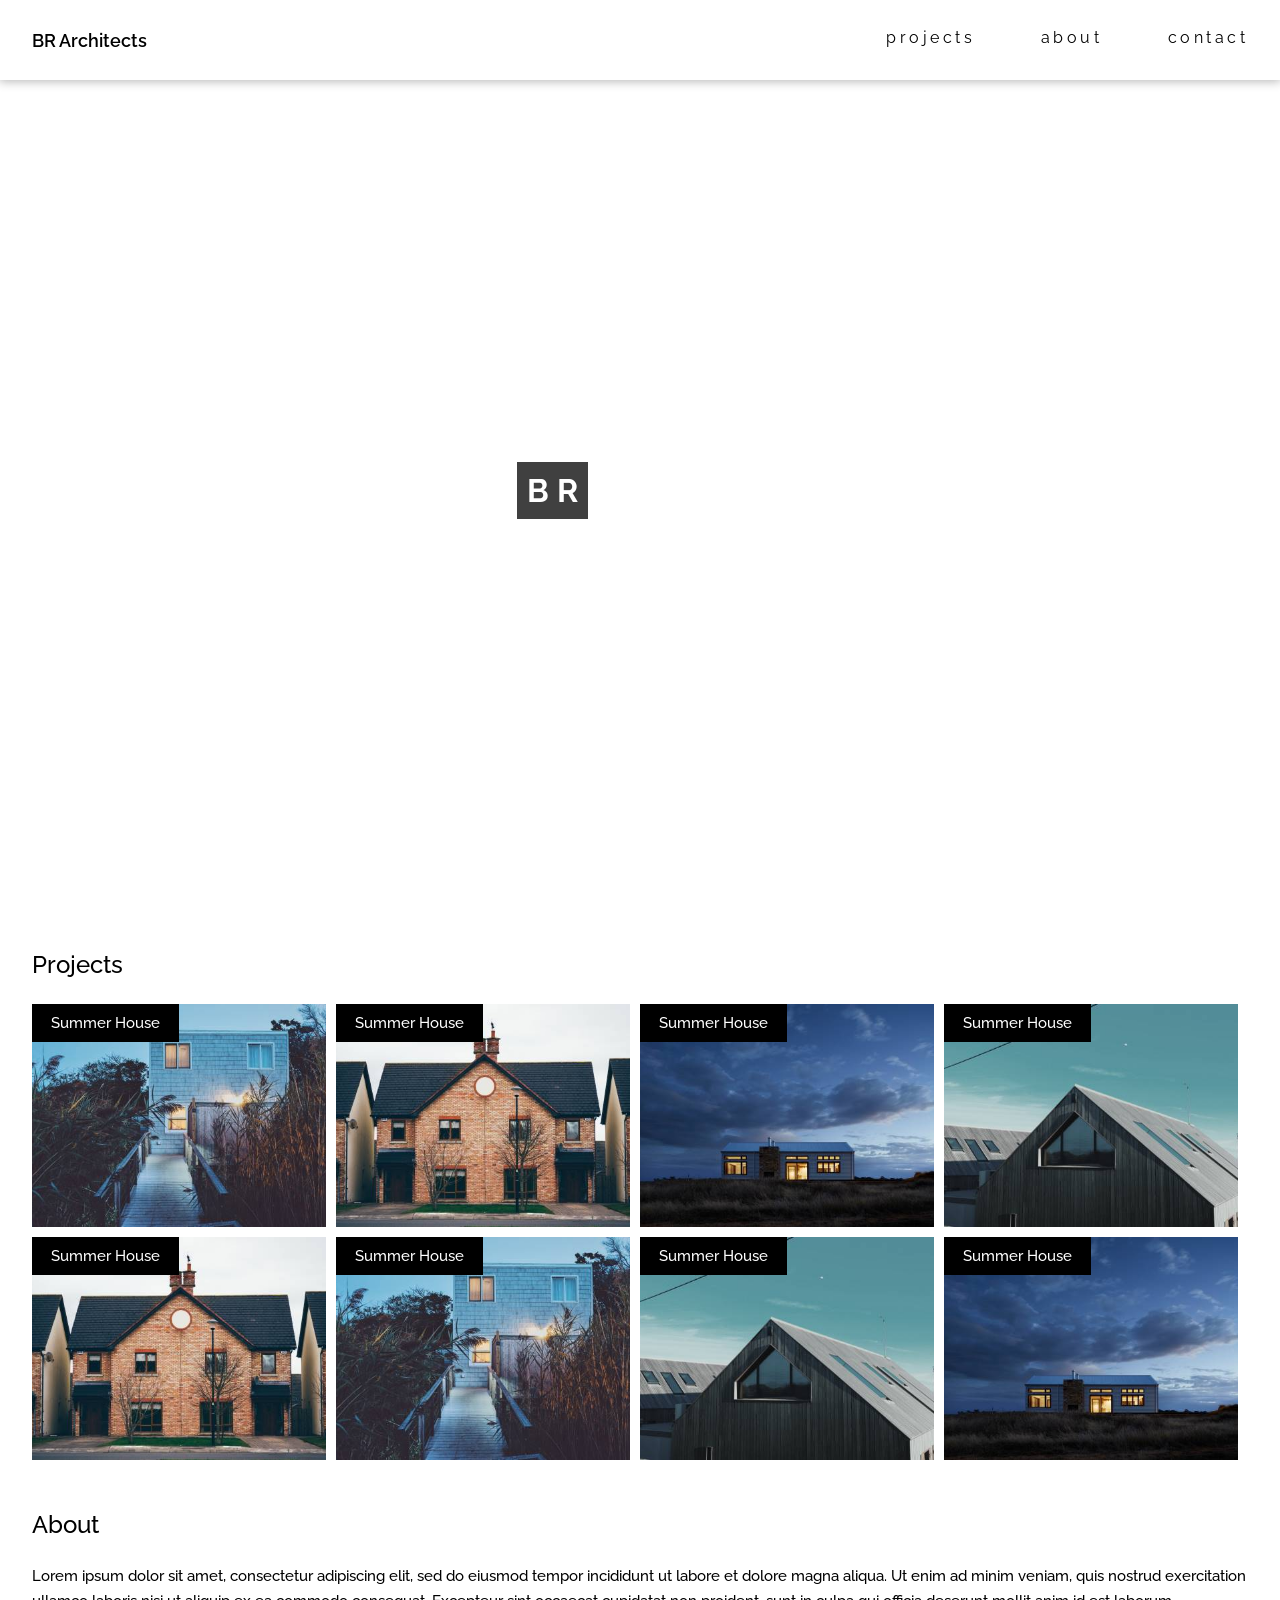
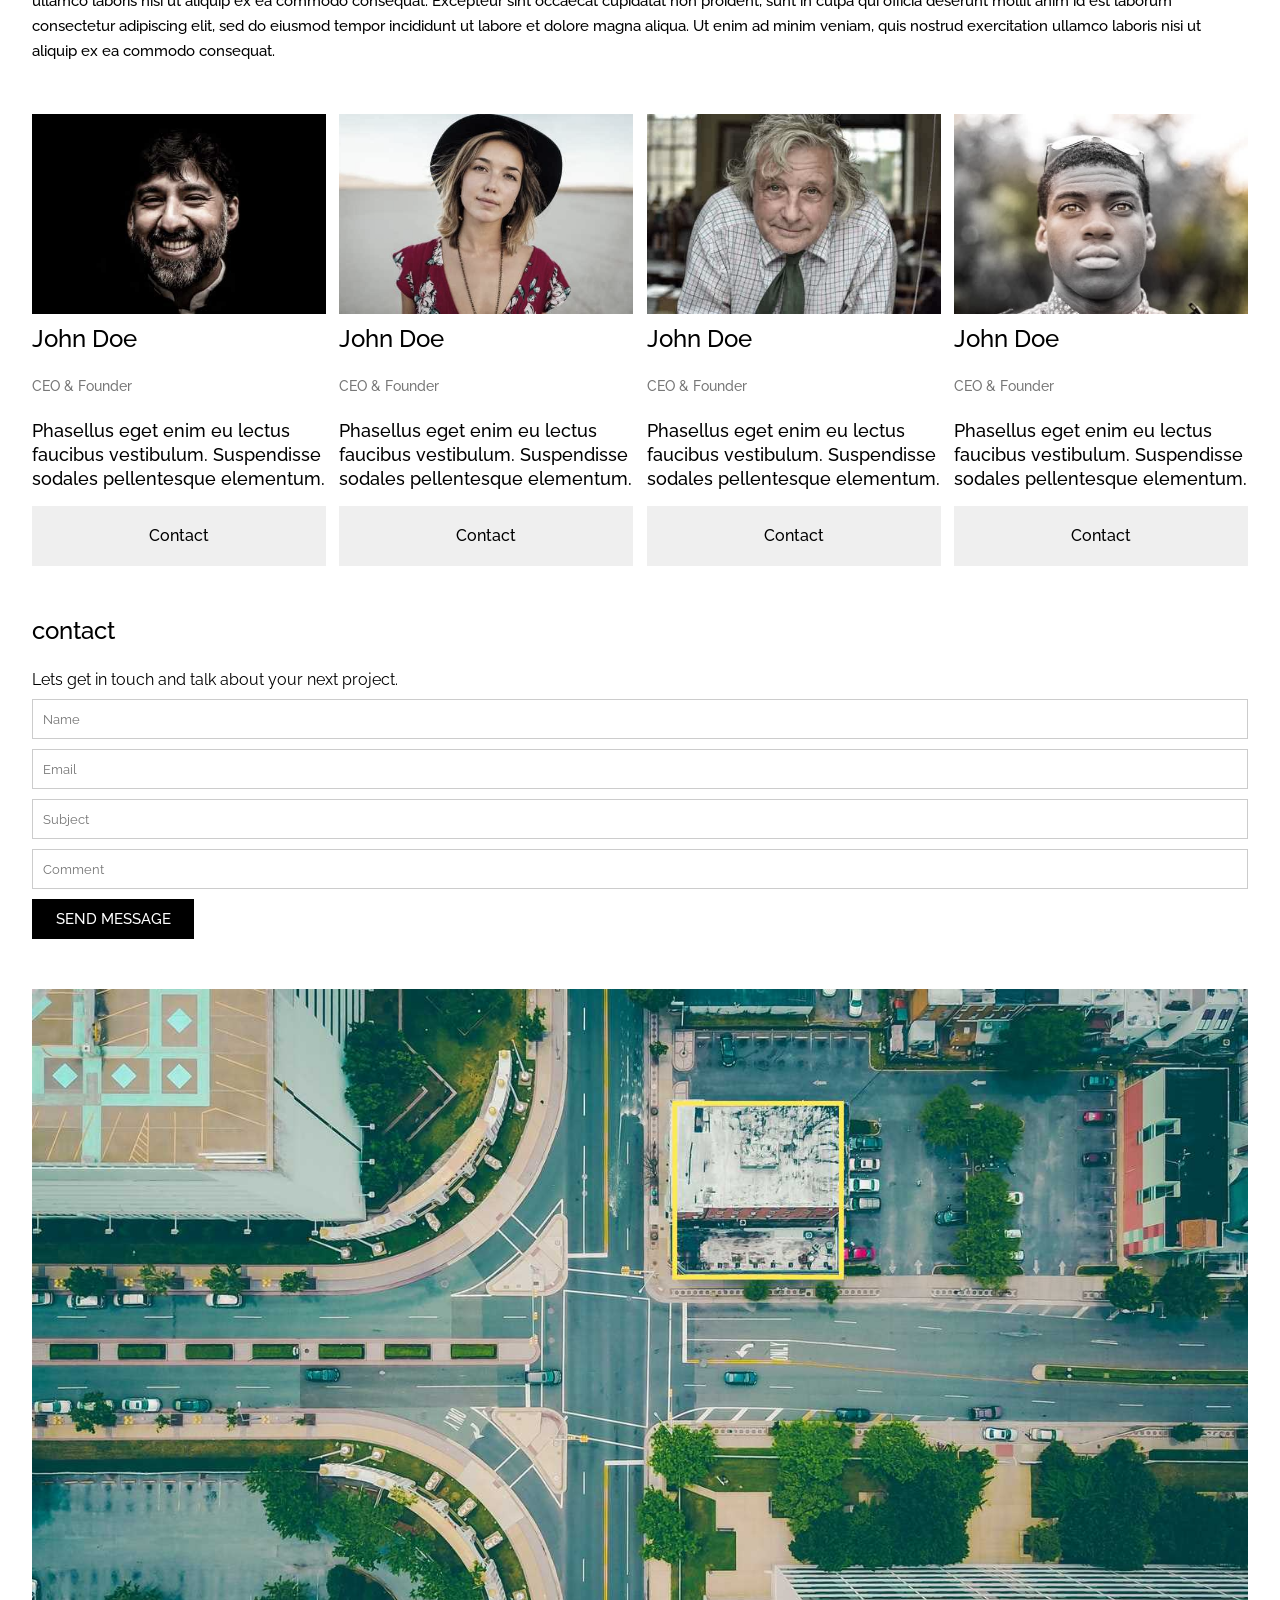
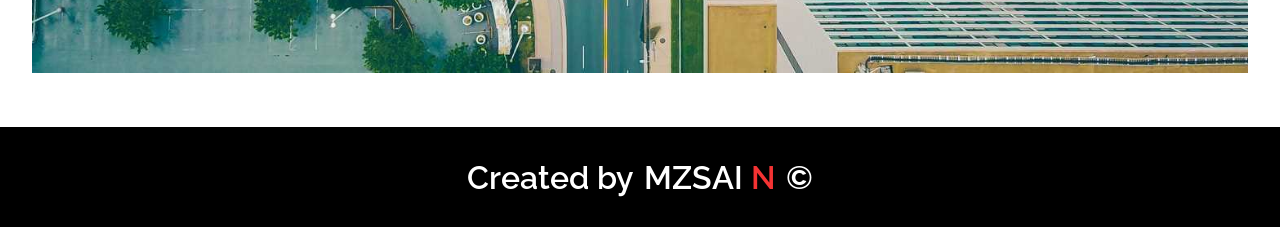
<file: projects/architects_website/index.html>
<!DOCTYPE html>
<html lang="en">

<head>
    <meta charset="UTF-8">
    <meta name="viewport" content="width=device-width, initial-scale=1.0">
    <title>Architects | M.Z.S.AI</title>
    <link rel="stylesheet" href="css/style.css">
</head>

<body>
    <!-- ================ Header ================ -->
    <header>
        <div class="container">
            <h1><span>BR</span> Architects</h1>

            <nav>
                <a href="#projects">projects</a>
                <a href="#about">about</a>
                <a href="#contact">contact</a>
            </nav>

            <div class="menu">
                <span></span>
                <span></span>
                <span></span>
            </div>
        </div>
    </header>
    <!-- ================ Hero Section ================ -->
    <section class="hero">
        <span>B R</span>
        <h2>Architects</h2>
    </section>

    <!-- ================ Gallary Section ================ -->
    <section class="projects" id="projects">
        <div class="container">
            <h4>Projects</h4>

            <div class="photos">
                <div>
                    <img src="images/house1.jpg">
                    <span>Summer House</span>
                </div>
                <div>
                    <img src="images/house2.jpg">
                    <span>Summer House</span>
                </div>
                <div>
                    <img src="images/house3.jpg">
                    <span>Summer House</span>
                </div>
                <div>
                    <img src="images/house4.jpg">
                    <span>Summer House</span>
                </div>
                <div>
                    <img src="images/house5.jpg">
                    <span>Summer House</span>
                </div>
                <div>
                    <img src="images/house6.jpg">
                    <span>Summer House</span>
                </div>
                <div>
                    <img src="images/house7.jpg">
                    <span>Summer House</span>
                </div>
                <div>
                    <img src="images/house8.jpg">
                    <span>Summer House</span>
                </div>
            </div>
        </div>
    </section>

    <!-- ================ About Section ================ -->
    <section class="about" id="about">
        <div class="container">
            <h4>About</h4>
            <p>Lorem ipsum dolor sit amet, consectetur adipiscing elit, sed do eiusmod tempor incididunt ut labore et
                dolore magna aliqua. Ut enim ad minim veniam, quis nostrud exercitation ullamco laboris nisi ut aliquip
                ex ea commodo consequat. Excepteur sint occaecat cupidatat non proident, sunt in culpa qui officia
                deserunt mollit anim id est laborum consectetur adipiscing elit, sed do eiusmod tempor incididunt ut
                labore et dolore magna aliqua. Ut enim ad minim veniam, quis nostrud exercitation ullamco laboris nisi
                ut aliquip ex ea commodo consequat.</p>

            <div class="holder">
                <div class="card">
                    <div class="img">
                        <img src="images/person1.jpg">
                    </div>
                    <h5>John Doe</h5>
                    <span>CEO & Founder</span>
                    <p>Phasellus eget enim eu lectus faucibus vestibulum. Suspendisse sodales pellentesque elementum.
                    </p>
                    <button>Contact</button>
                </div>
                <div class="card">
                    <div class="img">
                        <img src="images/person2.jpg">
                    </div>
                    <h5>John Doe</h5>
                    <span>CEO & Founder</span>
                    <p>Phasellus eget enim eu lectus faucibus vestibulum. Suspendisse sodales pellentesque elementum.
                    </p>
                    <button>Contact</button>
                </div>
                <div class="card">
                    <div class="img">
                        <img src="images/person3.jpg">
                    </div>
                    <h5>John Doe</h5>
                    <span>CEO & Founder</span>
                    <p>Phasellus eget enim eu lectus faucibus vestibulum. Suspendisse sodales pellentesque elementum.
                    </p>
                    <button>Contact</button>
                </div>
                <div class="card">
                    <div class="img">
                        <img src="images/person4.jpg">
                    </div>
                    <h5>John Doe</h5>
                    <span>CEO & Founder</span>
                    <p>Phasellus eget enim eu lectus faucibus vestibulum. Suspendisse sodales pellentesque elementum.
                    </p>
                    <button>Contact</button>
                </div>
            </div>
        </div>
    </section>
    <!-- ================ Contact Section ================ -->
    <section class="contact" id="contact">
        <div class="container">
            <h4>contact</h4>
            <p>Lets get in touch and talk about your next project.</p>
            <form>
                <input type="text" placeholder="Name">
                <input type="text" placeholder="Email">
                <input type="text" placeholder="Subject">
                <input type="text" placeholder="Comment">
                <button type="submit">SEND MESSAGE</button>
            </form>

            <div class="map"><img src="images/map.jpg"></div>
        </div>
    </section>
    <!-- ================ Footer ================ -->
    <footer>
        <span>Created by</span> 
        <a class="con" href="https:wa.me/+966582324562" ><span class="logo">Mzsai</span>
            <span class="nashwa">N</span></a> &copy;
    </footer>
</body>

</html>
</file>
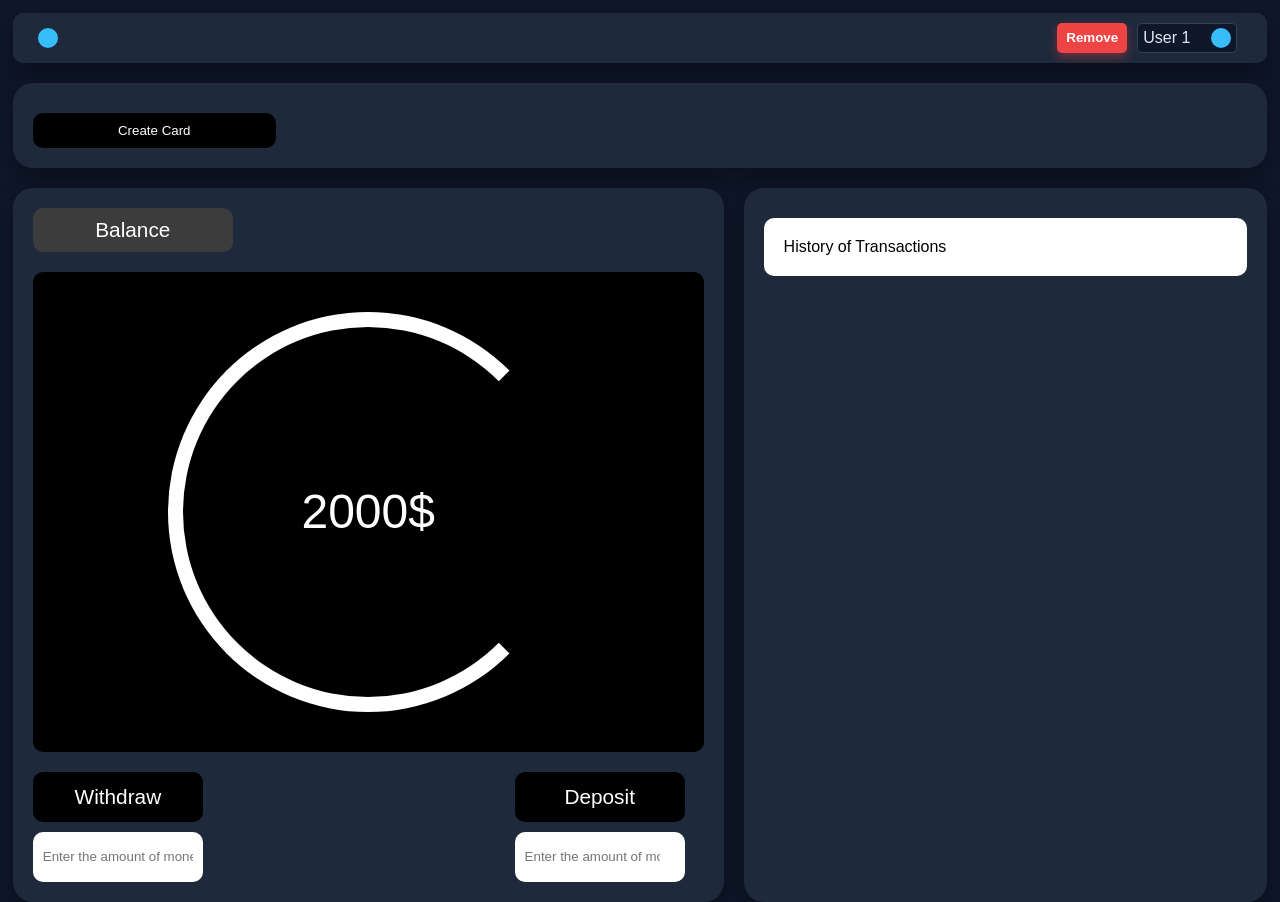
<file: projects/bank_account/index.html>
<!DOCTYPE html>
<html lang="en">

<head>
    <meta charset="UTF-8">
    <meta name="viewport" content="width=device-width, initial-scale=1.0">
    <link rel="stylesheet" href="style.css">
    <title>Project</title>
</head>

<body>
    <div class="error">
        <div class="holder">
            <p>No Banck accounts</p>
            <input id="userName" type="text" placeholder="Enter your name">
            <button id="new-user">Create new users</button>
        </div>
    </div>
    <div class="wrapper">
        <header>
            <div class="logo"></div>

            <div class="info">
                <button id="remove">Remove</button>
                <div class="user-info">
                    <div id="user">User 1</div>
                    <div class="profile">
                        <div></div>
                    </div>
        </header>

        <section>
            <main id="cards">
                <div class="view">
                    <div id="carousel" class="cards">
                        <div class="card">
                            <span id="bankName">mzsai</span>
                            <span id="cardNumber">444-4444-4444-4444</span>
                            <div>
                                <span id="csv">608</span>
                                <span id="exp">1/21</span>
                            </div>
                        </div>
                    </div>
                    <button id="addCard">Create Card</button>
                </div>
            </main>

            <main class="balance">
                <div class="top">
                    <span>Balance</span>
                    <div class="counter">
                        <div id="balance" class="circle">2000</div>
                    </div>
                </div>

                <div class="buttons">
                    <div class="withdraw">
                        <button id="withdraw">Withdraw</button>
                        <input placeholder="Enter the amount of money" type="text" id="amountWithdraw">
                    </div>
                    <div class="deposit">
                        <button id="deposit">Deposit</button>
                        <input type="number" id="amountDeposit" min="0" required placeholder="Enter the amount of money">
                    </div>
                </div>
            </main>

            <main id="history">
                <button id="showHistory">Show history</button>
                <span class="title">History of Transactions</span>
                <div class="transactions" id="transactions">
                    <div class="transaction">
                        <span id="index">1</span>
                        <div>
                            <span id="about">Withdraw 100</span>
                            <span id="date">1/2/2002</span>
                        </div>
                    </div>
                </div>
            </main>
        </section>
    </div>

    <script src="main.js"></script>
</body>

</html>
</file>
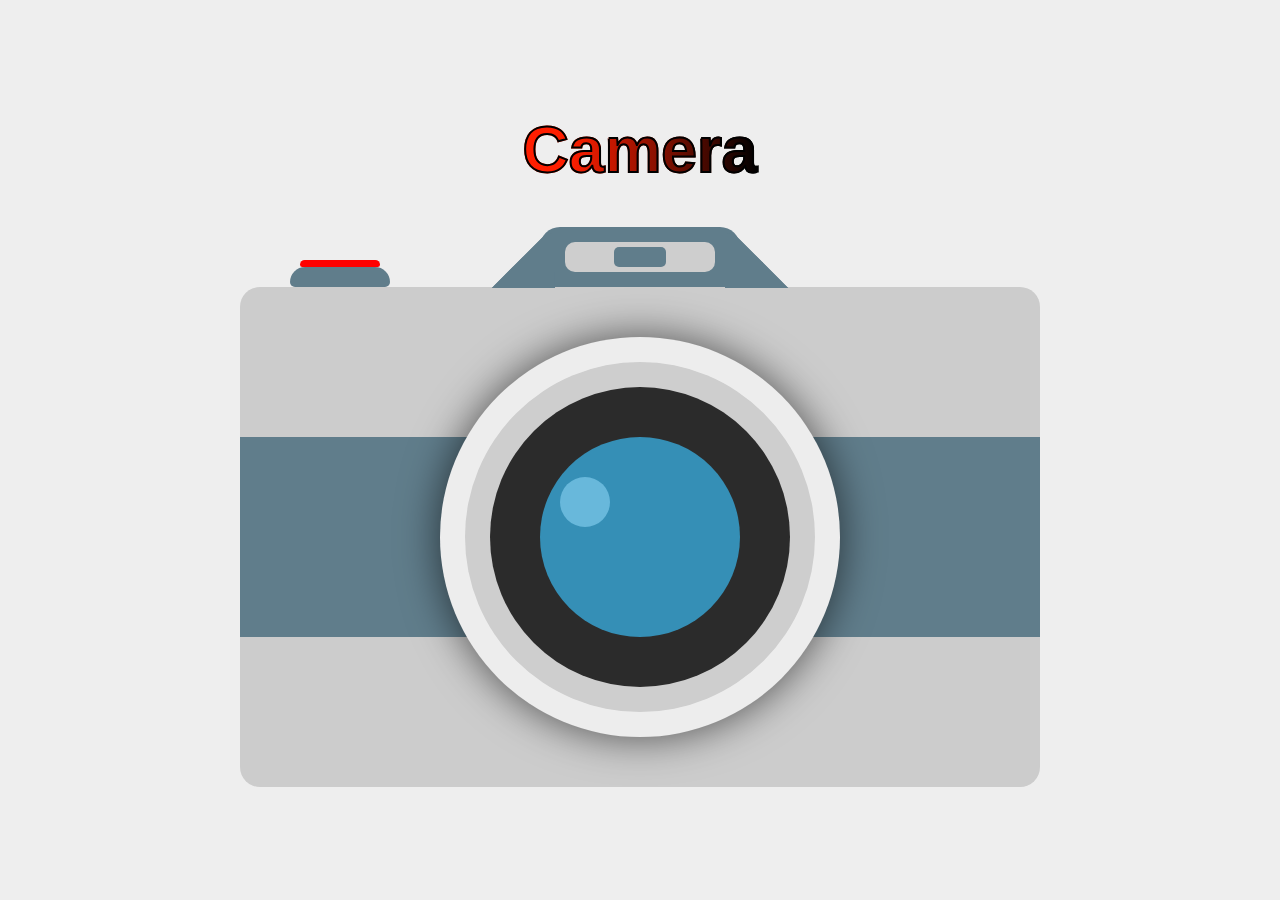
<file: projects/camera-design.html>
<!DOCTYPE html>
<html lang="en">

<head>
    <meta charset="UTF-8">
    <meta name="viewport" content="width=device-width, initial-scale=1.0">
    <title>Camera</title>

    <style>
        * {
            padding: 0;
            margin: 0;
            box-sizing: border-box;
        }

        body {
            width: 100vw;
            height: 100vh;
            display: flex;
            flex-direction: column;
            justify-content: center;
            align-items: center;
            background-color: #eeeeee;
        }

        .camera {
            display: flex;
            justify-content: center;
            align-items: center;
            width: 800px;
            background-color: #cccccc;
            height: 500px;
            border-radius: 20px;
            position: relative;
            z-index: 1;
        }

        .camera::after {
            position: absolute;
            content: '';
            top: 50%;
            transform: translateY(-50%);
            width: 100%;
            height: 40%;
            background-color: #607d8b;
            z-index: -1;
        }

        .lince {
            position: relative;
            background-color: #ededed;
            width: 400px;
            height: 400px;
            box-shadow: 0 0 40px 1px rgba(0, 0, 0, 0.594);
            border-radius: 50%;
        }

        .lince::after {
            position: absolute;
            content: '';
            background-color: #cecece;
            width: 350px;
            height: 350px;
            top: 50%;
            left: 50%;
            transform: translate(-50%, -50%);
            border-radius: 50%;
            z-index: 1;
        }

        .lince::before {
            position: absolute;
            content: '';
            background-color: rgb(43, 43, 43);
            width: 300px;
            height: 300px;
            top: 50%;
            left: 50%;
            transform: translate(-50%, -50%);
            border-radius: 50%;
            z-index: 2;
        }

        .main-lince {
            position: absolute;
            width: 200px;
            height: 200px;
            border-radius: 50%;
            top: 50%;
            left: 50%;
            transform: translate(-50%, -50%);
            z-index: 3;
            background-color: #358fb6;
        }

        .main-lince::after {
            content: '';
            position: absolute;
            width: 50px;
            height: 50px;
            border-radius: 50%;
            background-color: #68b8db;
            top: 20%;
            left: 10%;
        }

        .topCam {
            position: absolute;
            top: -30px;
            left: 50%;
            transform: translate(-50%, -50%);
            width: 200px;
            height: 60px;
            border-top-left-radius: 20px;
            border-top-right-radius: 20px;
            background-color: #607d8b;
            display: flex;
            justify-content: center;
            align-items: center;
        }
        .topCam::after,
        .topCam::before {
            position: absolute;
            content: '';
            top: 15.5px;
            border: 45px solid;
            border-color:  transparent  transparent #607d8b transparent;
            border-bottom-left-radius: 20px;
        }
        .topCam::after {
            left: -30px;
            transform: rotate(135deg);
        }
        .topCam::before {
            right: -30px;
            transform: rotate(-135deg) scaleX(-1);
        }

        .topCam div {
            background-color: #cecece;
            width: 75%;
            height: 30px;
            border-radius: 10px;
            display: flex;
            justify-content: center;
            align-items: center;
        }

        .topCam div span {
            background-color: #607d8b;
            width: 35%;
            height: 20px;
            border-radius: 5px;
        }

        .camBtn {
            width: 100px;
            height: 20px;
            background-color: #607d8b;
            position: absolute;
            top: -20px;
            left: 50px;
            border-top-left-radius: 30px;
            border-top-right-radius: 30px;
            border-bottom-left-radius: 10px;
            border-bottom-right-radius: 10px;
        }

        .camBtn::after {
            background-color: red;
            width: 80%;
            height: 7px;
            position: absolute;
            border-radius: 20px;
            border-bottom-left-radius: 10px;
            border-bottom-right-radius: 10px;
            content: '';
            top: -7px;
            left: 50%;
            transform: translateX(-50%);
        }
        h1 {
            margin-bottom: 100px;
            background: linear-gradient(to right,rgb(255, 30, 0) 20%, rgb(0, 0, 0));
            background-clip: text;
            color: transparent;
            font-size: 4rem;
            font-family: Arial, Helvetica, sans-serif;
            -webkit-text-stroke: 2px black;
        }
    </style>
</head>

<body>
    <h1>Camera</h1>
    <div class="camera">
        <div class="camBtn"></div>
        <div class="topCam">
            <div>
                <span></span>
            </div>
        </div>
        <div class="lince">
            <div class="main-lince"></div>
        </div>
    </div>
</body>

</html>
</file>
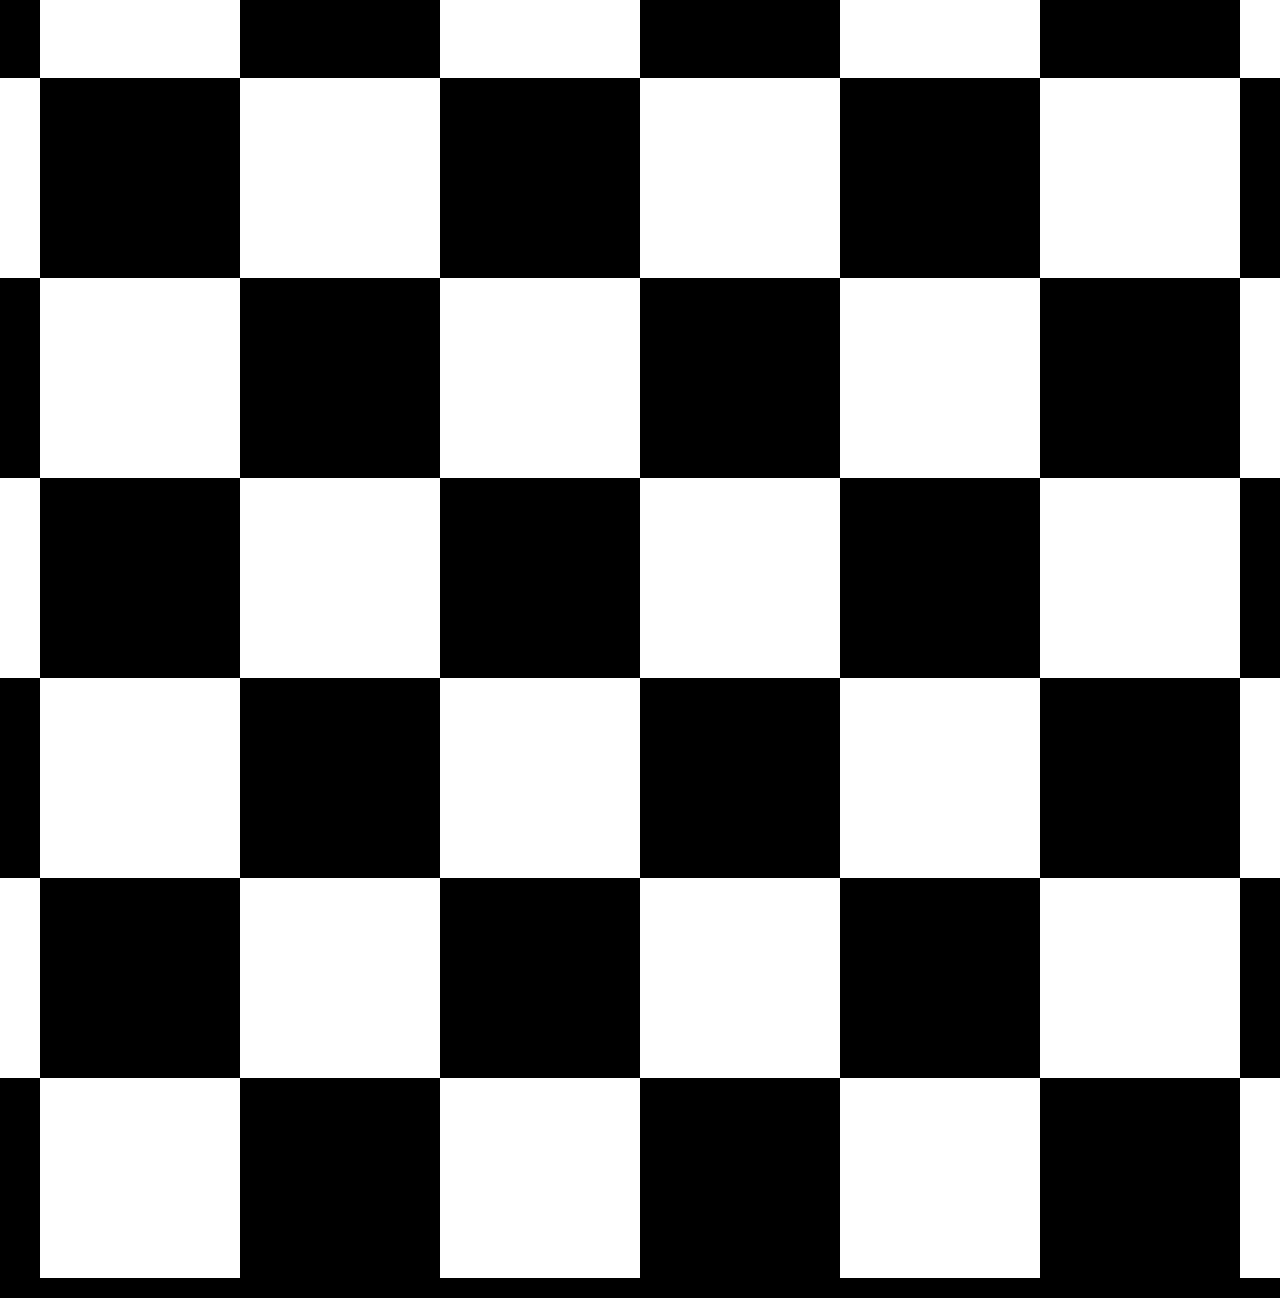
<file: projects/chese-board.html>
<!DOCTYPE html>
<html lang="en">

<head>
    <meta charset="UTF-8">
    <meta name="viewport" content="width=device-width, initial-scale=1.0">
    <title>chese Game</title>
    <style>
        * {
            padding: 0;
            margin: 0;
        }

        body {
            width: 100vw;
            height: 100vh;
            display: flex;
            justify-content: center;
            align-items: center;
            background-color: #ebebeb;
            flex-direction: column;
        }

        h1 {
            font-size: 3rem;
            color: white;
            -webkit-text-stroke: 2px black;
        }

        .container {
            display: flex;
            flex-wrap: wrap;
            width: 1600px;
            height: 1600px;
            border: 20px solid black;
        }

        .black {
            background-color: black;
            width: 200px;
            height: 200px;
        }

        .white {
            background-color: rgb(255, 255, 255);
            width: 200px;
            height: 200px;
        }
    </style>
</head>

<body>
    <h1>CHESE BOARD</h1>
    <div class="container">
        <div class="white"></div>
        <div class="black"></div>
        <div class="white"></div>
        <div class="black"></div>
        <div class="white"></div>
        <div class="black"></div>
        <div class="white"></div>
        <div class="black"></div>
        <div class="black"></div>
        <div class="white"></div>
        <div class="black"></div>
        <div class="white"></div>
        <div class="black"></div>
        <div class="white"></div>
        <div class="black"></div>
        <div class="white"></div>
        <div class="white"></div>
        <div class="black"></div>
        <div class="white"></div>
        <div class="black"></div>
        <div class="white"></div>
        <div class="black"></div>
        <div class="white"></div>
        <div class="black"></div>
        <div class="black"></div>
        <div class="white"></div>
        <div class="black"></div>
        <div class="white"></div>
        <div class="black"></div>
        <div class="white"></div>
        <div class="black"></div>
        <div class="white"></div>
        <div class="white"></div>
        <div class="black"></div>
        <div class="white"></div>
        <div class="black"></div>
        <div class="white"></div>
        <div class="black"></div>
        <div class="white"></div>
        <div class="black"></div>
        <div class="black"></div>
        <div class="white"></div>
        <div class="black"></div>
        <div class="white"></div>
        <div class="black"></div>
        <div class="white"></div>
        <div class="black"></div>
        <div class="white"></div>
        <div class="white"></div>
        <div class="black"></div>
        <div class="white"></div>
        <div class="black"></div>
        <div class="white"></div>
        <div class="black"></div>
        <div class="white"></div>
        <div class="black"></div>
        <div class="black"></div>
        <div class="white"></div>
        <div class="black"></div>
        <div class="white"></div>
        <div class="black"></div>
        <div class="white"></div>
        <div class="black"></div>
        <div class="white"></div>
    </div>
</body>

</html>
</file>
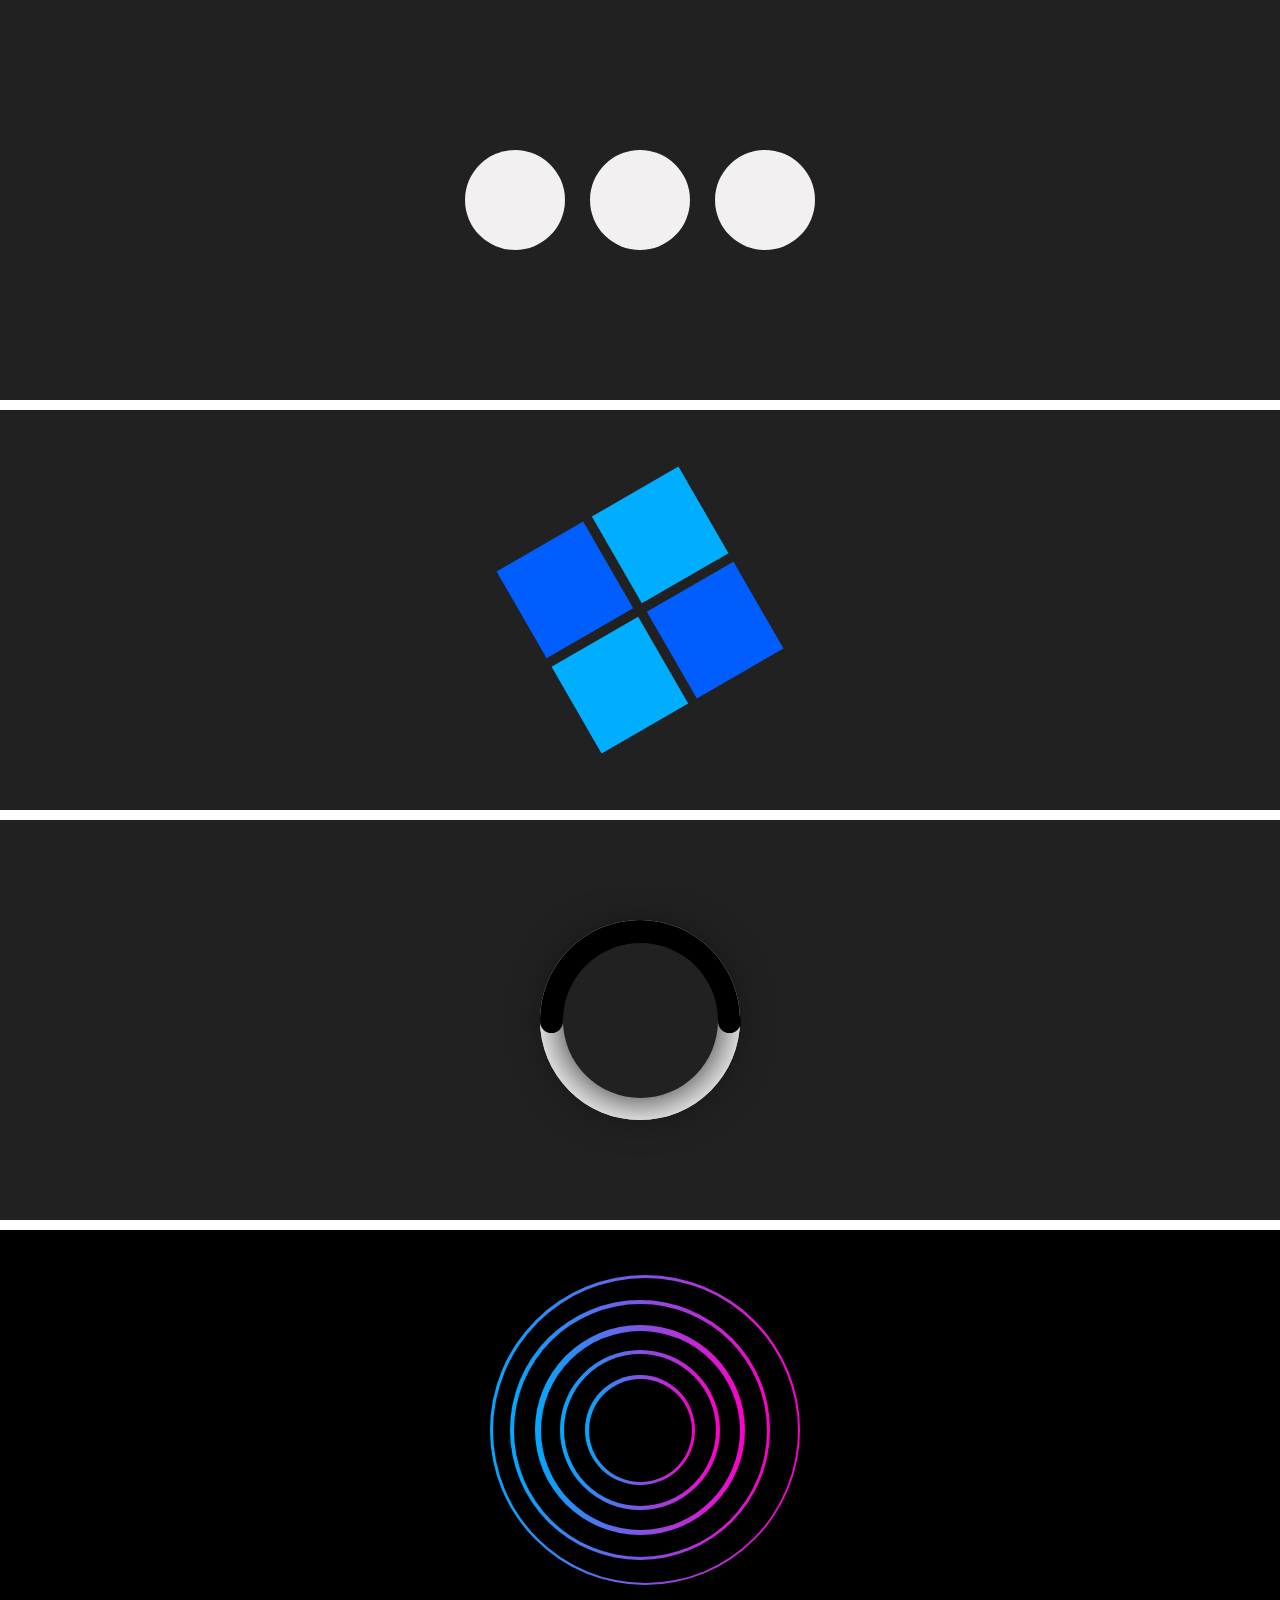
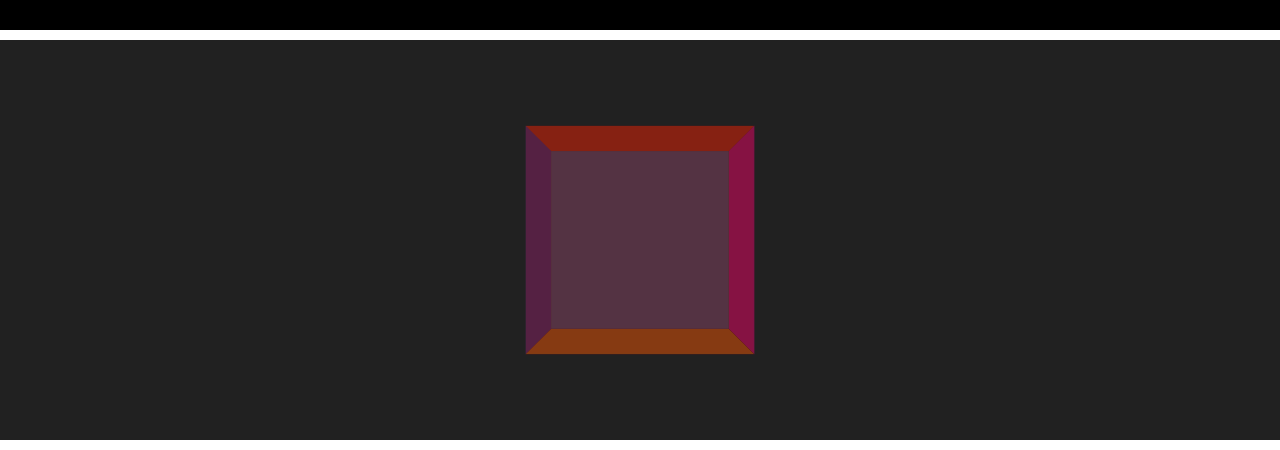
<file: projects/creative_loading.html>
<!DOCTYPE html>
<html lang="en">

<head>
    <meta charset="UTF-8">
    <meta name="viewport" content="width=device-width, initial-scale=1.0">
    <title>Test</title>
    <style>
        * {
            padding: 0;
            margin: 0;
            box-sizing: border-box;
        }


        /* Task - 1 */
        .box {
            width: 100%;
            height: 400px;
            margin-bottom: 10px;
            background-color: rgb(33, 33, 33);
            display: flex;
            justify-content: center;
            align-items: center;
            gap: 25px;
        }

        .circle {
            background-color: rgb(242, 240, 240);
            width: 100px;
            height: 100px;
            border-radius: 50%;
            transition: all 0.3s ease;
            animation: loading 1s infinite alternate;

        }



        .two {
            animation-delay: 0.3s;
        }

        .three {
            animation-delay: 0.6s;
        }

        @keyframes loading {
            form {
                transform: translateY(-20px);
            }

            to {
                transform: translateY(20px);
            }
        }

        /* Task - 2 */
        .box .wrap {
            width: 210px;
            height: 210px;
            position: relative;
            transform: rotate(-30deg);
        }

        .box .square {
            width: 100px;
            height: 100px;
            position: absolute;
        }

        .box .wrap .square1 {
            top: 0;
            left: 0;
            background-color: rgb(0, 94, 255);
            animation: sq1 2s ease infinite;
            animation-delay: 1s;

        }

        .box .wrap .square2 {
            top: 0;
            right: 0;
            background-color: rgb(0, 174, 255);
            animation: sq2 2s ease infinite;
        }

        .box .wrap .square3 {
            bottom: 0;
            right: 0;
            background-color: rgb(0, 94, 255);
            animation: sq3 2s ease infinite;
            animation-delay: 1s;
        }

        .box .wrap .square4 {
            bottom: 0;
            left: 0;
            background-color: rgb(0, 174, 255);
            animation: sq4 2s ease infinite;

        }

        @keyframes sq1 {
            25% {
                transform: translateX(110px);
            }

            50% {
                transform: translateX(110px) translateY(110px);
            }

            75% {
                transform: translateY(110px);
            }

            100% {
                transform: translate(0, 0);
            }
        }

        @keyframes sq2 {
            25% {
                transform: translateY(110px);
            }

            50% {
                transform: translateX(-110px) translateY(110px);
            }

            75% {
                transform: translateX(-110px);
            }

            100% {
                transform: translate(0, 0);
            }
        }

        @keyframes sq3 {
            25% {
                transform: translateX(-110px);
            }

            50% {
                transform: translateX(-110px) translateY(-110px);
            }

            75% {
                transform: translateY(-110px);
            }

            100% {
                transform: translate(0, 0);
            }
        }

        @keyframes sq4 {
            25% {
                transform: translateY(-110px);
            }

            50% {
                transform: translateX(110px) translateY(-110px);
            }

            75% {
                transform: translateX(110px);
            }

            100% {
                transform: translate(0, 0);
            }
        }


        /* Task - 3 */
        .loading {
            background-color: white;
            width: 200px;
            height: 200px;
            border-radius: 50%;
            position: relative;
            transition: all 0.3s ease;
            animation: loading-rotate 2s linear infinite;

        }

        .loading::before {
            content: '';
            position: absolute;

            background: linear-gradient(black 50%, white 50%);
            width: 200px;
            height: 200px;

            inset: 0;
            margin: auto;

            border-radius: 50%;


        }

        .cover {
            position: absolute;
            inset: 0;
            margin: auto;

            width: 155px;
            height: 155px;
            border-radius: 50%;

            background-color: rgb(33, 33, 33);

            box-shadow: 0 0 50px 1px #000000;
        }

        .cover::before,
        .cover::after {
            content: '';
            position: absolute;
            width: 23px;
            height: 23px;
            background-color: rgb(0, 0, 0);
            border-radius: 50%;
            top: 67px;

        }


        .cover::before {
            left: -23px;
        }

        .cover::after {
            right: -23px;
        }


        @keyframes loading-rotate {
            from {
                transform: rotate(0deg);
            }

            to {
                transform: rotate(360deg);
            }
        }

        /* Task - 4 */

        .box:has(.water-load) {
            background-color: black;
        }

        .water-load {
            position: relative;
            width: 300px;
            height: 300px;
        }

        .water-load .frame {
            position: absolute;
            inset: 0;
            margin: auto;

            background: linear-gradient(to right, rgb(0, 170, 255), rgb(255, 0, 200));
            border-radius: 50%;
            display: flex;
            justify-content: center;
            align-items: center;
            animation: scaleMore 1s ease infinite alternate;
        }


        .water-load .frame:nth-child(1) {
            width: 110px;
            height: 110px;
            z-index: 5;
            animation-delay: 0.1s;
        }

        .water-load .frame:nth-child(1) .waterCover {
            width: 103px;
            height: 103px;
            background-color: rgb(0, 0, 0);
            border-radius: 50%;
        }

        .water-load .frame:nth-child(2) {
            width: 160px;
            height: 160px;
            z-index: 4;
            animation-delay: 0.2s;
        }

        .water-load .frame:nth-child(2) .waterCover {
            width: 152px;
            height: 152px;
            background-color: rgb(0, 0, 0);
            border-radius: 50%;
        }


        .water-load .frame:nth-child(3) {
            width: 210px;
            height: 210px;
            z-index: 3;
            animation-delay: 0.3s;
        }

        .water-load .frame:nth-child(3) .waterCover {
            width: 199px;
            height: 199px;
            background-color: rgb(0, 0, 0);
            border-radius: 50%;
        }

        .water-load .frame:nth-child(4) {
            width: 260px;
            height: 260px;
            z-index: 2;
            animation-delay: 0.4s;
        }

        .water-load .frame:nth-child(4) .waterCover {
            width: 253px;
            height: 253px;
            background-color: rgb(0, 0, 0);
            border-radius: 50%;
        }

        .water-load .frame:nth-child(5) {
            width: 310px;
            height: 310px;
            z-index: 1;
            animation-delay: 0.5s;
        }

        .water-load .frame:nth-child(5) .waterCover {
            width: 305px;
            height: 305px;
            background-color: rgb(0, 0, 0);
            border-radius: 50%;
        }


        @keyframes scaleMore {
            to {transform: scale(1.2); filter: grayscale(1);}
        }


        /* Task - 5 */
        .box {
            perspective: 800px;
        }

        .cube {
            width: 200px;
            height: 200px;
            position: relative;
            transform-style: preserve-3d;
            animation: cube-rotae 5s ease infinite alternate;
        }

        .cube .face {
            width: 100%;
            height: 100%;
            position: absolute;
        }

        .cube .front {
            transform: translateZ(100px);
            background-color: rgba(255, 0, 0, 0.263);
        }
        .cube .back {
            transform: translateZ(-100px);
            background-color: rgba(0, 174, 255, 0.263);
        }

        .cube .left {
            transform: translateX(-100px) rotateY(90deg);
            background-color: rgba(0, 81, 255, 0.263);
        }
        .cube .right {
            transform: translateX(100px) rotateY(90deg);
            background-color: rgba(255, 0, 255, 0.263);
        }

        .cube .top {
            transform: translateY(-100px) rotateX(90deg);
            background-color: rgba(255, 77, 0, 0.263);
        }
        .cube .bottom {
            transform: translateY(100px) rotateX(90deg);
            background-color: rgba(255, 204, 0, 0.263);
        }

        @keyframes cube-rotae {
            0% {transform: scaleZ(1) rotateX(360deg);}
            20% {transform: scale(2) rotateY(300deg) rotateX(300deg);}
            40% {transform: scale(2) rotateY(240deg) rotateX(240deg);}
            60% {transform: scale(2) rotateY(190deg) rotateX(190deg);}
            80% {transform: scale(2) rotateY(130deg) rotateX(130deg);}
            100% {transform: scaleZ(1) rotateX(360deg);}
        }

    </style>
</head>

<body>
    <div class="box">
        <div class="circle one"></div>
        <div class="circle two"></div>
        <div class="circle three"></div>
    </div>


    <div class="box">
        <div class="wrap">
            <div class="square square1"></div>
            <div class="square square2"></div>
            <div class="square square3"></div>
            <div class="square square4"></div>
        </div>
    </div>

    <div class="box">
        <div class="loading">
            <div class="cover"></div>
        </div>
    </div>

    <div class="box">
        <div class="water-load">
            <div class="frame">
                <div class="waterCover"></div>
            </div>
            <div class="frame">
                <div class="waterCover"></div>
            </div>
            <div class="frame">
                <div class="waterCover"></div>
            </div>
            <div class="frame">
                <div class="waterCover"></div>
            </div>
            <div class="frame">
                <div class="waterCover"></div>
            </div>
        </div>
    </div>

    <div class="box">
        <div class="cube">
            <div class="face front"></div>
            <div class="face back"></div>
            <div class="face top"></div>
            <div class="face bottom"></div>
            <div class="face left"></div>
            <div class="face right"></div>
        </div>
    </div>
</body>

</html>
</file>
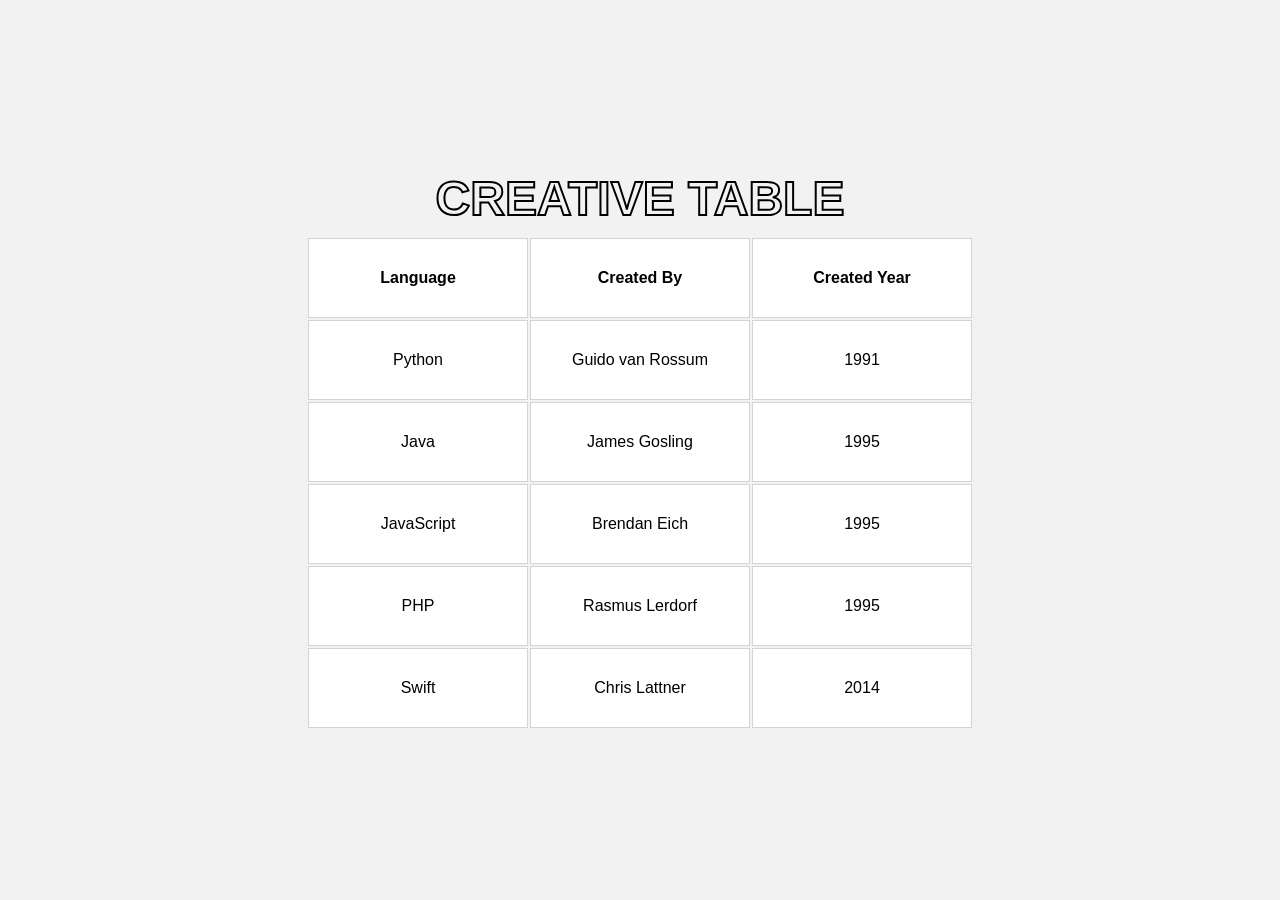
<file: projects/creative_table.html>
<!DOCTYPE html>
<html lang="en">

<head>
    <meta charset="UTF-8">
    <meta name="viewport" content="width=device-width, initial-scale=1.0">
    <title>Table - Hover</title>
    <style>
        /* ============= Color ============= */
        :root {
            --background-color: rgb(242, 242, 242);
            --font-color: black;
            --border-color: rgb(212, 212, 212);

            --td-padding: 30px;
            --td-background-color: white;
            --td-hover: blue;
            --table-width: 220px;
        }

        /* ============= Reset The Layout ============= */
        * {
            padding: 0;
            margin: 0;
            box-sizing: border-box;
            font-family: Arial, Helvetica, sans-serif;
        }

        body {
            width: 100vw;
            height: 100vh;
            display: flex;
            flex-direction: column;
            justify-content: center;
            align-items: center;

            background-color: var(--background-color, rgb(242, 242, 242));
        }

        /* ============= Title Style ============= */
        h1 {
            font-size: 3rem;
            color: transparent;
            -webkit-text-stroke: 2px var(--font-color, black);
            margin-bottom: 10px;
        }

        /* ============= Table Style ============= */
        table {
            text-align: center;
        }

        td,
        th {
            border: 1px solid var(--border-color, rgb(212, 212, 212));
            background-color: var(--td-background-color, white);
            width: var(--table-width, 220px);
            padding: var(--td-padding, 10px) 0;
            transition: all 0.3s ease;
        }

        /* ============= Table Hover =============  */

        td:hover {
            color: var(--td-hover, blue);
            border: 1px solid var(--td-hover, blue);
        }

        tr:hover td {
            background-color: rgb(242, 242, 242);
        }

        table:has(td:nth-child(1):hover) td:nth-child(1) {
            background-color: rgb(242, 242, 242);
        }

        table:has(td:nth-child(2):hover) td:nth-child(2) {
            background-color: rgb(242, 242, 242);
        }

        table:has(td:nth-child(3):hover) td:nth-child(3) {
            background-color: rgb(242, 242, 242);
        }
    </style>
</head>

<body>
    <h1>CREATIVE TABLE</h1>
    <table>
        <tr>
            <th>Language</th>
            <th>Created By</th>
            <th>Created Year</th>
        </tr>
        <tr>
            <td>Python</td>
            <td>Guido van Rossum</td>
            <td>1991</td>
        </tr>
        <tr>
            <td>Java</td>
            <td>James Gosling</td>
            <td>1995</td>
        </tr>
        <tr>
            <td>JavaScript</td>
            <td>Brendan Eich</td>
            <td>1995</td>
        </tr>
        <tr>
            <td>PHP</td>
            <td>Rasmus Lerdorf</td>
            <td>1995</td>
        </tr>
        <tr>
            <td>Swift</td>
            <td>Chris Lattner</td>
            <td>2014</td>
        </tr>
    </table>
</body>

</html>
</file>
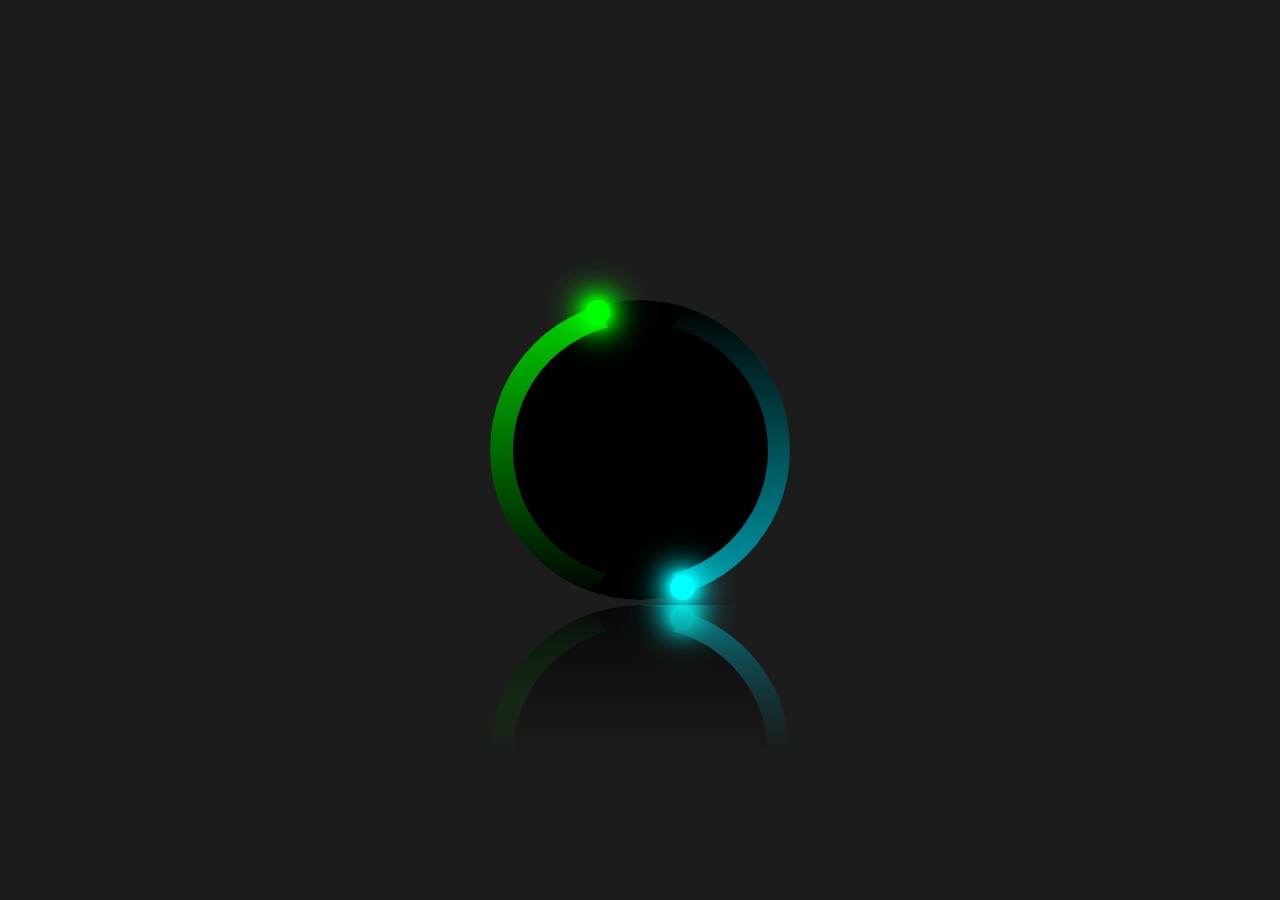
<file: projects/magic_loading.html>
<!DOCTYPE html>
<html lang="en">

<head>
    <meta charset="UTF-8">
    <meta name="viewport" content="width=device-width, initial-scale=1.0">
    <title>Loading Animation</title>

    <style>
        * {
            padding: 0;
            margin: 0;
            box-sizing: border-box;
        }

        body {
            display: flex;
            justify-content: center;
            align-items: center;

            width: 100vw;
            height: 100vh;

            background-color: rgb(28, 28, 28);

        }

        .main-wrap {
            width: 300px;
            height: 300px;

            -webkit-box-reflect: below 5px linear-gradient(to top, rgba(255, 0, 0, 0.714), transparent 50%);

            display: flex;
            justify-content: center;
            align-items: center;
        }

        .spinner-wrapper {
            width: 100%;
            height: 100%;

            display: flex;
            justify-content: center;
            align-items: center;

            position: relative;

            animation: rotating 1.2s linear infinite;
        }

        .circle-box {
            width: 100%;
            height: 100%;

            border-radius: 50%;

            display: flex;
            justify-content: center;
            align-items: center;

            overflow: hidden;
        }

        .loading-container {
            width: 100%;
            height: 100%;

            background-color: black;

            border-radius: 50%;

            display: flex;
            justify-content: center;
            align-items: center;
        }

        .loading-container div {
            border-radius: 50%;
        }

        .loading-container::after {
            position: absolute;
            content: '';

            width: 85%;
            height: 85%;

            background-color: black;

            border-radius: 50%;
        }

        .loading-container div:nth-child(1) {
            background: linear-gradient(to bottom, rgba(0, 255, 0, 0.839), transparent);

            width: 50%;
            height: 100%;

            position: relative;
        }

        .loading-container div:nth-child(2) {
            background: linear-gradient(to bottom, transparent, rgba(0, 234, 255, 0.687));

            width: 50%;
            height: 100%;

            position: relative;
        }

        .spinner-wrapper::before {
            position: absolute;
            content: '';

            width: 25px;
            height: 25px;

            border-radius: 50%;

            background-color: rgb(0, 255, 0);

            box-shadow:
                0 0 10px 1px rgb(0, 255, 0),
                0 0 20px 2px rgb(0, 255, 0),
                0 0 30px 3px rgb(0, 255, 0),
                0 0 40px 4px rgb(0, 255, 0);

            z-index: 99999;

            top: 0;
            right: 60%;

            filter: brightness(4);
        }

        .spinner-wrapper::after {
            position: absolute;
            content: '';

            width: 25px;
            height: 25px;

            border-radius: 50%;

            background-color: rgb(0, 234, 255);

            box-shadow:
                0 0 10px 1px rgb(0, 234, 255),
                0 0 20px 2px rgb(0, 234, 255),
                0 0 30px 3px rgb(0, 234, 255),
                0 0 40px 4px rgb(0, 234, 255);

            z-index: 99999;

            bottom: 0;
            left: 60%;

            filter: brightness(4);
        }

        @keyframes rotating {
            from {
                transform: rotate(0deg);
            }

            to {
                transform: rotate(360deg);
            }
        }
    </style>

</head>

<body>

    <div class="main-wrap">

        <div class="spinner-wrapper">

            <div class="circle-box">

                <div class="loading-container">
                    <div></div>
                    <div></div>
                </div>

            </div>

        </div>

    </div>

</body>

</html>
</file>
<file: projects/architects_website/css/style.css>
@import url('https://fonts.googleapis.com/css2?family=Montserrat:ital,wght@0,100..900;1,100..900&family=Poppins:ital,wght@0,100;0,200;0,300;0,400;0,500;0,600;0,700;0,800;0,900;1,100;1,200;1,300;1,400;1,500;1,600;1,700;1,800;1,900&family=Raleway:ital,wght@0,100..900;1,100..900&display=swap');

/* ============= Reset The Layout ============= */
* {
    padding: 0;
    margin: 0;
    box-sizing: border-box;
    font-family: Raleway;
}

body {
    width: 100vw;
    position: relative;
    overflow-x: hidden;
}

.container {
    width: 95%;
    margin: 0 auto;
}

a {
    text-decoration: none;
    color: black;
}

section {
    margin-bottom: 50px;
    width: 100%;
}

/* 
To work go to 
- chrome://flags/
- search Smooth Scrolling
- make it Enabled 
*/
html {
    scroll-behavior: smooth;
}

/* ============= Header Style =============  */
header {
    width: 100%;
    height: 80px;

    display: flex;
    justify-content: center;
    align-items: center;

    box-shadow: 0 0 10px 1px rgb(177, 177, 177);

    position: sticky;
    top: 0px;
    z-index: 999999;

    background-color: white;
}

header .container {
    display: flex;
    justify-content: space-between;
    align-items: center;
}

header .container h1 {
    font-size: 18px;
    font-weight: 600;
    letter-spacing: 25%;
}

header .container nav {
    display: flex;
    width: 362px;
    justify-content: space-between;
}

header .container nav a {
    letter-spacing: 3.5px;
    border-bottom: 1px solid transparent;
    padding-bottom: 5px;
    transition: 0.2s ease;
}

header .container nav a:hover {
    border-bottom: 1px solid black;
}

/* ============= End Header Style =============  */


/* ============= Hero Section Style =============  */
.hero {
    height: calc(100vh - 80px);
    background: linear-gradient(rgba(201, 201, 201, 0.21)), url('../images/hero-section.jpg') center center / cover no-repeat;

    display: flex;
    justify-content: center;
    align-items: center;

    gap: 20px;
}

.hero h2 {
    color: white;
    font-size: 32px;
    font-weight: 600;
    letter-spacing: 25%;
}

.hero span {
    background-color: #000000BF;
    font-weight: 700;
    padding: 10px;
    font-size: 32px;
    color: white;
}

/* =============  End Hero Section Style =============  */
/* =============  Gallary Section Style =============  */


h4 {
    font-size: 24px;
    font-weight: 500;
    margin-bottom: 25px;
}

.projects .container {
    display: flex;
    flex-direction: column;
}

.projects .container .photos {
    width: 100%;
    display: flex;
    flex-wrap: wrap;
    gap: 10px;
}

.projects .container .photos div {
    width: calc(25% - 10px);
    height: 223px;
    position: relative;
}

.projects .container .photos div img {
    width: 100%;
    height: 100%;

    object-fit: cover;
}

.projects .container .photos div span {
    width: 50%;
    padding: 10px;
    background-color: black;

    position: absolute;
    top: 0;
    left: 0;

    color: white;

    font-size: 15px;
    font-weight: 500;
    text-align: center;
}


/* =============  End Gallary Section Style =============  */

/* =============  About Section Style =============  */

.about .container p {
    font-weight: 500;
    font-size: 15px;
    line-height: 25px;
    margin-bottom: 50px;
}

.holder {
    width: 100%;
    display: flex;
    gap: 10px;
    flex-wrap: wrap;
    justify-content: space-between;

}

.holder .card {
    width: calc(25% - 10px);
    display: flex;
    flex-direction: column;
    gap: 10px;
}

.holder .card .img {
    width: 100%;
}

.holder .card .img img {
    width: 100%;
    height: 100%;
    object-fit: cover;
    filter: grayscale(0.5);
    transition: all 0.4s ease;
}

.holder .card .img img:hover {
    filter: grayscale(0);
}

.holder .card h5 {
    font-size: 24px;
    font-weight: 500;
    margin-bottom: 15px;
}

.holder .card span {
    color: #787878;
    font-size: 14px;
    margin-bottom: 15px;
    font-weight: 500;
}

.holder .card p {
    color: black;
    font-size: 18px;
    font-weight: 500;
    line-height: 24px;
}

.holder .card button {
    background-color: #C9C9C94A;
    border: none;
    width: 100%;
    height: 60px;
    font-size: 16px;
    font-weight: 500;

    margin-top: -45px;
}

/* =============  End About Section Style =============  */


/* =============  Start Contact Section Style =============  */
form {
    display: flex;
    flex-direction: column;
    gap: 10px;
    width: 100%;
    margin-top: 10px;
}

form input {
    width: 100%;
    height: 40px;
    padding: 10px;
    border: 1px solid #00000033;
}

form button {
    width: 162px;
    height: 40px;
    background-color: black;
    color: white;
    border: none;
    font-size: 15px;
    font-weight: 500;
}

.map {
    margin-top: 50px;
    width: 100%;
}

.map img {
    object-fit: cover;
    width: 100%;
    height: 100%;
}

/* =============  End Contact Section Style =============  */

/* =============  Footer Section Style =============  */
footer {
    width: 100%;
    height: 100px;
    display: flex;
    justify-content: center;
    align-items: center;
    background-color: black;
    color: white;
    font-weight: 600;
    font-size: 2rem;
    gap: 10px;
}

/* =============  End Footer Section Style =============  */

/* ================ menu ================ */
.menu {
    display: none;
    justify-content: center;
    align-items: center;
    flex-direction: column;

    gap: 5px;

    width: 40px;
    height: 40px;
}

.menu span {
    width: 100%;
    height: 5px;

    background-color: black;
    border-radius: 10px;
}

.menu span:nth-child(2) {
    width: 70%;
    align-self: flex-end;
}

/* ================ media menu ================ */
@media screen and (max-width: 780px) {
    .menu {
        display: flex;
    }

    header .container nav {
        display: none;
    }

    .projects .container .photos div {
        width: 100%;
    }

    .holder .card {
        width: 100%;
    }
}

@media (max-width:1136px) and (min-width: 780px) {
    .projects .container .photos div {
        width: calc(50% - 10px);
    }

    .holder .card {
        width: calc(50% - 10px);
    }
}

/* ================ NASHAW ================ */
.nashwa {
    color: #f43333;
}

.logo {
    text-transform: uppercase;
    color: rgb(255, 255, 255);
}

.con {
    color: white;
}
</file>
<file: projects/bank_account/style.css>
* {
     padding: 0;
     margin: 0;
     box-sizing: border-box;
     font-family: Arial, Helvetica, sans-serif;
     transition: all 0.3s ease;
 }

 body {
     width: 100vw;
     background-color: #0f172a;
     /* darker modern background */
 }

 img {
     width: 100%;
     height: 100%;
     object-fit: cover;
 }

 button {
     cursor: pointer;
 }

 .wrapper {
     width: 98%;
     margin: 1% auto;
     height: 10px;
 }

 /* header */
 header {
     width: 100%;
     height: 30px;
     padding: 25px;

     background-color: #1e293b;
     /* dark card */

     border-radius: 10px;
     box-shadow: 0 10px 30px rgba(0, 0, 0, 0.4);

     display: flex;
     justify-content: space-between;
     align-items: center;
 }

 header .logo,
 .user-info .profile {
     width: 20px;
     height: 20px;
     background-color: #38bdf8;
     /* accent color */
     border-radius: 50%;
 }

 header .info {
     display: flex;
     align-items: center;
     gap: 10px;
     padding: 5px;
 }

 header .info .user-info {
     height: 30px;
     width: 100px;

     display: flex;
     align-items: center;
     justify-content: space-between;

     border-radius: 5px;
     padding: 5px;
     gap: 10px;

     border: 1px solid #334155;
     background-color: #0f172a;
     color: #e2e8f0;
 }

 header .info button {
     height: 30px;
     width: 70px;
     color: #fff;
     background-color: #ef4444;
     border: none;
     border-radius: 5px;
     font-weight: bold;
     box-shadow: 0 4px 10px rgba(239, 68, 68, 0.4);
 }

 header .info button:hover {
     background-color: #c03a3a;
 }

 /* section */
 section {
     width: 100%;
     height: calc(100vh - 100px);
     margin-top: 20px;

     display: grid;
     align-content: flex-start;
     grid-template-columns: repeat(3, 1fr) 0.2fr 1fr;
     grid-template-areas:
         "card card card . history"
         "card card card . history"
         "card card card . history"
         "balance balance balance . history"
         "balance balance balance . history"
         "balance balance balance . history";
     row-gap: 20px;


 }

 #cards,
 #history,
 .balance {
     padding: 20px;
     background-color: #1e293b;
     border-radius: 20px;
     box-shadow: 0 10px 25px rgba(0, 0, 0, 0.35);
 }

 #cards {
     grid-area: card;
 }

 .balance {
     grid-area: balance;
     display: flex;
     flex-direction: column;
     gap: 20px;
     padding: 20px;
 }

 .balance .top {
     display: flex;
     flex-direction: column;
     gap: 20px;
     position: relative;
     width: 100%;
     height: fit-content;
     border-radius: 10px;
 }

 .balance .top span {
     display: inline-block;
     background-color: rgb(60, 60, 60);
     color: white;
     padding: 10px 20px;
     width: 200px;
     font-size: 1.3rem;
     border-radius: 10px;
     text-align: center;
 }

 .counter {
     width: 100%;
     height: 100%;
     background-color: black;
     border-radius: 10px;

     padding: 40px;
     display: flex;
     justify-content: center;
     align-items: center;
 }

 .buttons {
     width: 100%;
     display: flex;
     justify-content: space-between;
 }

 .buttons button {
     width: 90%;
     height: 50px;
     background-color: black;
     color: white;
     border-radius: 10px;
     border: none;
     font-size: 1.3rem;
 }

 button:hover {
     transform: translateY(-5px);
     box-shadow: 0px 10px 30px 1px rgb(255, 2, 141);
 }

 #balance {
     color: white;
     font-size: 3rem;
     background-color: transparent;
     width: 400px;
     height: 400px;
     border-radius: 50%;
     border: 15px solid;
     border-color: white transparent white white;
     display: flex;
     justify-content: center;
     align-items: center;
 }

 #history {
     /* width: 100%; */
     grid-area: history;
     max-height: 730px;
     overflow-y: scroll;
     scrollbar-width: none;
     display: flex;
     flex-direction: column;
     gap: 20px;
 }

 #history button {
     display: none;
 }


 #history .title {
     display: inline-block;
     background-color: rgb(255, 255, 255);
     color: black;
     width: 100%;

     position: sticky;
     top: 10px;
     padding: 20px;
     border-radius: 10px;
     z-index: 9999;
 }

 #history .transaction {
     width: 100%;
     margin-bottom: 10px;
     background-color: black;
     border-radius: 10px;
     padding: 10px;
 }

 .transaction {
     width: 100%;
     height: 70px;
     border-radius: 5px;
     display: flex;
     justify-content: space-between;
     align-items: center;
     color: white;
 }

 .transaction #index {
     border: 2px solid rgb(255, 255, 255);
     width: 80px;
     border-radius: 4px;
     height: 100%;
     display: flex;
     justify-content: center;
     align-items: center;
     font-size: 1.4rem;
 }

 .transaction div {
     width: 80%;
     text-align: right;
     border: 2px solid rgb(255, 255, 255);
     height: 100%;
     border-radius: 4px;
     display: flex;
     justify-content: end;
     align-items: center;
     padding: 10px;
 }

 .transaction #date {
     background-color: white;
     color: black;
     height: calc(100% + 20px);
     display: flex;
     justify-content: center;
     align-items: center;
     padding: 10px;
     border-top-left-radius: 5px;
     border-bottom-left-radius: 5px;
     transform: translateX(10px);
 }

 .transaction #about {
     margin: 0 auto;
 }

 .view {
     display: flex;
     flex-direction: column;
     gap: 10px;
     width: 100%;
     height: 100%;
 }

 .cards {
     display: flex;
     gap: 20px;
     width: 100%;
     height: 100%;

     overflow-x: scroll;
     scrollbar-width: none;
 }

 .card {
     flex-shrink: 0;
     background-color: rgb(0, 0, 0);
     width: 500px;
     height: 250px;
     border-radius: 10px;
     color: white;
     padding: 20px;

     display: flex;
     flex-direction: column;
     gap: 10px;
     justify-content: space-between;
 }

 .card span:nth-child(n) {
     background-color: #1e293b;
     width: fit-content;
     padding: 10px 20px;
     border-radius: 5px;
 }

 .card div:nth-child(3) {
     margin-top: 10px;
     display: flex;
     word-wrap: 100%;
     justify-content: space-between;
 }


 .view button {
     width: 20%;
     padding: 10px;
     background-color: black;
     color: white;
     border: none;
     border-radius: 10px;
 }



 .no-cards {
     width: 100%;
     height: 100%;
     background-color: white;
     color: black;
     display: flex;
     justify-content: center;
     align-items: center;
     border-radius: 10px;
     font-size: 5rem;
     font-weight: bold;
 }

 .withdraw,
 .deposit {
     display: flex;
     flex-direction: column;
     gap: 10px;
 }

 .withdraw input,
 .deposit input {
     width: 90%;
     height: 50px;
     border: 10px;
     border-radius: 10px;
     border: none;
     padding: 10px;
 }

 #showHistory {
     background-color: black;
     color: white;
     border: none;
     padding: 10px 20px;
     margin-top: -13px;
     position: sticky;
     top: -12px;
     z-index: 999999;
 }

.error {
    display: none;
    position: fixed;
    top: 0;
    left: 0;
    z-index: 100000000;
    width: 100vw;
    height: 100vh;
    background-color: rgba(0, 0, 0, 0.135);
    backdrop-filter: blur(50px);

    justify-content: center;
    align-items: center;
    flex-direction: column;
}

.error .holder {
    background-color: rgb(21, 21, 21);
    width: 50%;
    border-radius: 20px;
    box-shadow: 0 0 100px 50px rgba(0, 0, 0, 0.571);

    display: flex;
    justify-content: center;
    align-items: center;
    flex-direction: column;
    padding: 40px;

    gap: 20px;
}

.error .holder input {
    width: 100%;
    height: 40px;
    border: none;
    background-color: black;
    color: white;
    padding: 10px;
    border-bottom: 1px solid white;
}

.error .holder p {
    color: red;
    align-self: flex-start;
    font-weight: bold;
}

#new-user {
    width: 100%;
    height: 40px;
    font-size: 1.2rem;
    border: none;

}
:focus {
    outline: none;
}

 @media screen and (max-width: 1315px) {
     section {
         gap: 20px;
         grid-template-columns: repeat(3, 2.5fr) auto 1fr;

         grid-template-areas:
             "card card card card card"
             "card card card card card"
             "card card card card card"
             "balance balance history history history"
             "balance balance history history history"
             "balance balance history history history";
     }

     .card {
         max-width: 500px;
     }
 }

 @media screen and (max-width: 900px) {
     section {
         gap: 20px;
         grid-template-columns: repeat(3, 2.5fr) auto 1fr;

         grid-template-areas:
             "card card card card card"
             "card card card card card"
             "card card card card card"
             "balance balance balance balance balance"
             "balance balance balance balance balance"
             "balance balance balance balance balance";
     }

     #history button {
         display: block;
     }

     #history {
         position: fixed;
         top: 80px;
         left: 10px;
         width: 30%;
         height: 50px;
         border-radius: 10px;
         background-color: rgb(255, 255, 255);
         color: black;
         cursor: pointer;
     }

     main.active {
         width: 95% !important;
         height: 95% !important;
     }

     #history .title {
         background-color: black;
         color: white;
     }

     .card {
         transform: scale(0.6) translateX(-160px);
     }

     #balance {
         color: white;
         font-size: 6vw;
         width: 200px;
         height: 200px;
     }

     .view button {
         width: 50%;
     }

     
 }
</file>
